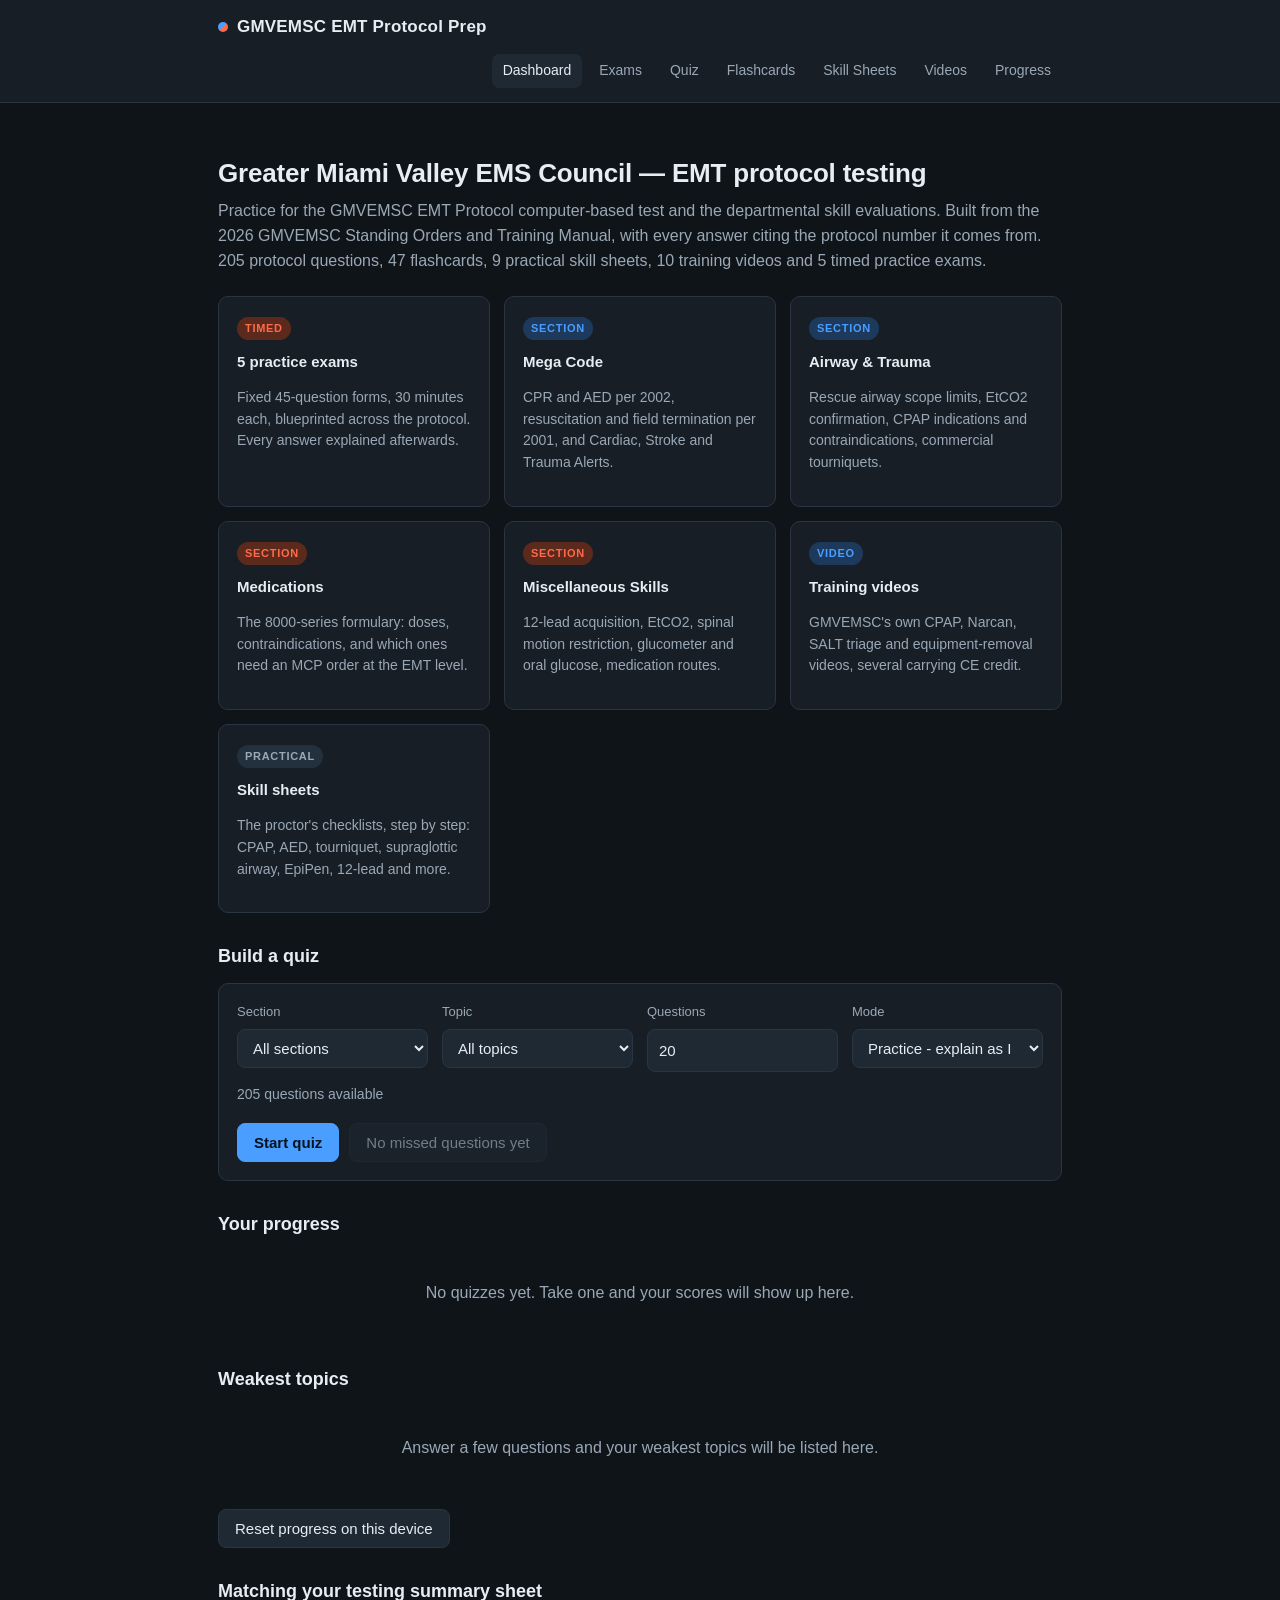
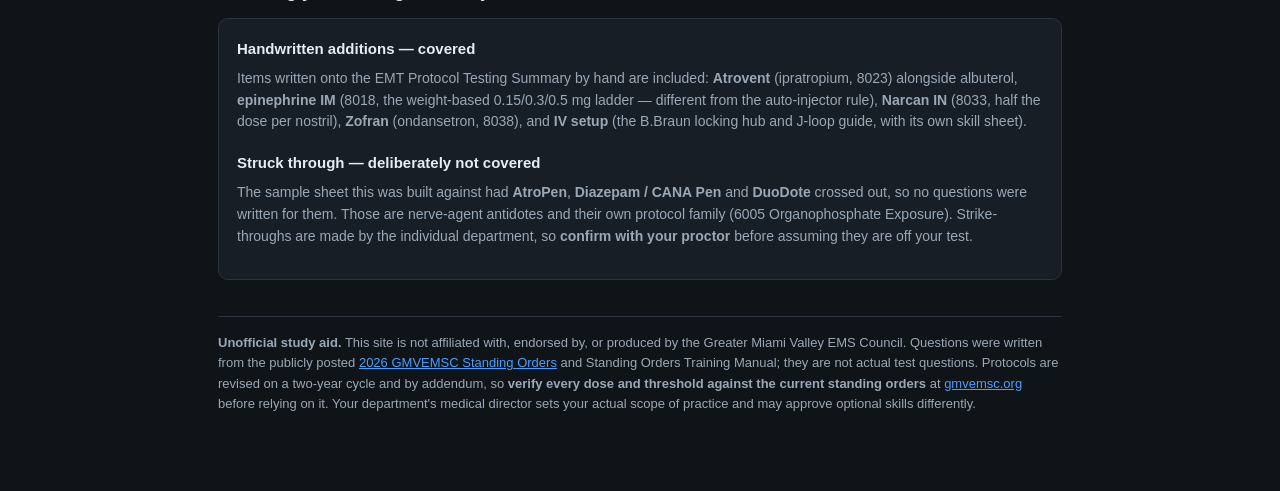
<file: index.html>
<!DOCTYPE html>
<html lang="en">
<head>
<meta charset="utf-8">
<meta name="viewport" content="width=device-width, initial-scale=1">
<title>GMVEMSC EMT Protocol Prep</title>
<link rel="stylesheet" href="css/styles.css">
</head>
<body>

<header class="site">
  <div class="wrap">
    <a class="brand" href="index.html"><span class="dot"></span> GMVEMSC EMT Protocol Prep</a>
    <nav class="site">
      <a href="index.html" class="active">Dashboard</a>
      <a href="exams.html">Exams</a>
      <a href="quiz.html?section=all&amp;mode=practice&amp;count=20">Quiz</a>
      <a href="flashcards.html">Flashcards</a>
      <a href="skills.html">Skill Sheets</a>
      <a href="videos.html">Videos</a>
      <a href="progress.html">Progress</a>
    </nav>
  </div>
</header>

<main class="wrap">

  <h1>Greater Miami Valley EMS Council &mdash; EMT protocol testing</h1>
  <p class="sub">Practice for the GMVEMSC EMT Protocol computer-based test and the departmental skill
    evaluations. Built from the 2026 GMVEMSC Standing Orders and Training Manual, with every answer
    citing the protocol number it comes from. <span id="bank-count"></span>.</p>

  <div class="grid">
    <a class="card" href="exams.html">
      <span class="tag fire">Timed</span>
      <h3>5 practice exams</h3>
      <p class="muted">Fixed 45-question forms, 30 minutes each, blueprinted across the protocol. Every answer explained afterwards.</p>
    </a>
    <a class="card" href="quiz.html?section=Mega%20Code&amp;mode=practice&amp;count=15">
      <span class="tag ems">Section</span>
      <h3>Mega Code</h3>
      <p class="muted">CPR and AED per 2002, resuscitation and field termination per 2001, and Cardiac, Stroke and Trauma Alerts.</p>
    </a>
    <a class="card" href="quiz.html?section=Airway%20%26%20Trauma&amp;mode=practice&amp;count=15">
      <span class="tag ems">Section</span>
      <h3>Airway &amp; Trauma</h3>
      <p class="muted">Rescue airway scope limits, EtCO2 confirmation, CPAP indications and contraindications, commercial tourniquets.</p>
    </a>
    <a class="card" href="quiz.html?section=Medications&amp;mode=practice&amp;count=15">
      <span class="tag fire">Section</span>
      <h3>Medications</h3>
      <p class="muted">The 8000-series formulary: doses, contraindications, and which ones need an MCP order at the EMT level.</p>
    </a>
    <a class="card" href="quiz.html?section=Miscellaneous%20Skills&amp;mode=practice&amp;count=15">
      <span class="tag fire">Section</span>
      <h3>Miscellaneous Skills</h3>
      <p class="muted">12-lead acquisition, EtCO2, spinal motion restriction, glucometer and oral glucose, medication routes.</p>
    </a>
    <a class="card" href="videos.html">
      <span class="tag ems">Video</span>
      <h3>Training videos</h3>
      <p class="muted">GMVEMSC's own CPAP, Narcan, SALT triage and equipment-removal videos, several carrying CE credit.</p>
    </a>
    <a class="card" href="skills.html">
      <span class="tag both">Practical</span>
      <h3>Skill sheets</h3>
      <p class="muted">The proctor's checklists, step by step: CPAP, AED, tourniquet, supraglottic airway, EpiPen, 12-lead and more.</p>
    </a>
  </div>

  <h2>Build a quiz</h2>
  <div class="card">
    <div class="controls">
      <div>
        <label class="field" for="section">Section</label>
        <select id="section">
          <option value="all">All sections</option>
          <option value="Mega Code">Mega Code</option>
          <option value="Airway &amp; Trauma">Airway &amp; Trauma</option>
          <option value="Medications">Medications</option>
          <option value="Miscellaneous Skills">Miscellaneous Skills</option>
        </select>
      </div>
      <div>
        <label class="field" for="domain">Topic</label>
        <select id="domain"></select>
      </div>
      <div>
        <label class="field" for="count">Questions</label>
        <input type="number" id="count" value="20" min="1" max="100">
      </div>
      <div>
        <label class="field" for="mode">Mode</label>
        <select id="mode">
          <option value="practice">Practice - explain as I go</option>
          <option value="exam">Timed exam - score at the end</option>
        </select>
      </div>
    </div>
    <p class="muted" id="available" style="margin:12px 0 0"></p>
    <div class="btn-row">
      <button class="btn primary" id="start" type="button">Start quiz</button>
      <button class="btn" id="drill-missed" type="button">Drill my missed questions</button>
    </div>
  </div>

  <h2>Your progress</h2>
  <div id="summary"></div>

  <h2>Weakest topics</h2>
  <div id="weak"></div>

  <div class="btn-row">
    <button class="btn" id="reset" type="button">Reset progress on this device</button>
  </div>

  <h2>Matching your testing summary sheet</h2>
  <div class="card">
    <h3>Handwritten additions &mdash; covered</h3>
    <p class="muted" style="margin-top:0">Items written onto the EMT Protocol Testing Summary by hand are
      included: <strong>Atrovent</strong> (ipratropium, 8023) alongside albuterol, <strong>epinephrine IM</strong>
      (8018, the weight-based 0.15/0.3/0.5&nbsp;mg ladder &mdash; different from the auto-injector rule),
      <strong>Narcan IN</strong> (8033, half the dose per nostril), <strong>Zofran</strong> (ondansetron, 8038),
      and <strong>IV setup</strong> (the B.Braun locking hub and J-loop guide, with its own skill sheet).</p>
    <h3 style="margin-top:18px">Struck through &mdash; deliberately not covered</h3>
    <p class="muted" style="margin-top:0">The sample sheet this was built against had <strong>AtroPen</strong>,
      <strong>Diazepam / CANA Pen</strong> and <strong>DuoDote</strong> crossed out, so no questions were written
      for them. Those are nerve-agent antidotes and their own protocol family (6005 Organophosphate Exposure).
      Strike-throughs are made by the individual department, so <strong>confirm with your proctor</strong> before
      assuming they are off your test.</p>
  </div>

  <p class="disclaimer">
    <strong>Unofficial study aid.</strong> This site is not affiliated with, endorsed by, or produced by the
    Greater Miami Valley EMS Council. Questions were written from the publicly posted
    <a href="https://gmvemsc.org/regional-protocol/">2026 GMVEMSC Standing Orders</a> and Standing Orders
    Training Manual; they are not actual test questions. Protocols are revised on a two-year cycle and by
    addendum, so <strong>verify every dose and threshold against the current standing orders</strong> at
    <a href="https://gmvemsc.org/regional-protocol/">gmvemsc.org</a> before relying on it. Your department's
    medical director sets your actual scope of practice and may approve optional skills differently.
  </p>

</main>

<script src="js/data/questions-general.js"></script>
<script src="js/data/questions-megacode.js"></script>
<script src="js/data/questions-skills.js"></script>
<script src="js/data/questions-trauma.js"></script>
<script src="js/data/questions-medical.js"></script>
<script src="js/data/questions-meds.js"></script>
<script src="js/data/flashcards.js"></script>
<script src="js/data/skillsheets.js"></script>
<script src="js/data/videos.js"></script>
<script src="js/data/exams.js"></script>
<script src="js/store.js"></script>
<script src="js/home.js"></script>
</body>
</html>
</file>
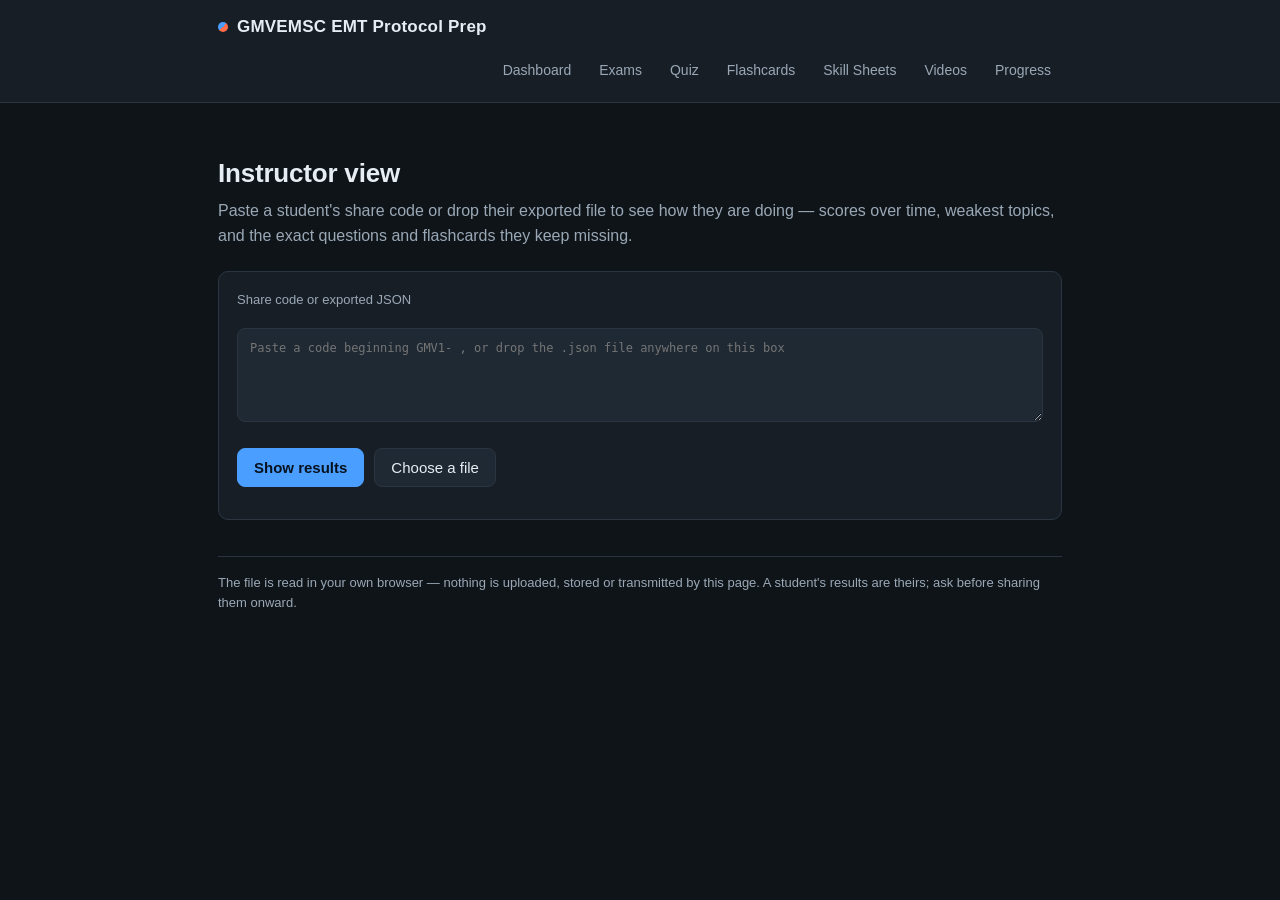
<file: coach.html>
<!DOCTYPE html>
<html lang="en">
<head>
<meta charset="utf-8">
<meta name="viewport" content="width=device-width, initial-scale=1">
<title>Instructor View - GMVEMSC EMT Protocol Prep</title>
<link rel="stylesheet" href="css/styles.css">
</head>
<body>

<header class="site">
  <div class="wrap">
    <a class="brand" href="index.html"><span class="dot"></span> GMVEMSC EMT Protocol Prep</a>
    <nav class="site">
      <a href="index.html">Dashboard</a>
      <a href="exams.html">Exams</a>
      <a href="quiz.html?section=all&amp;mode=practice&amp;count=20">Quiz</a>
      <a href="flashcards.html">Flashcards</a>
      <a href="skills.html">Skill Sheets</a>
      <a href="videos.html">Videos</a>
      <a href="progress.html">Progress</a>
    </nav>
  </div>
</header>

<main class="wrap">
  <h1>Instructor view</h1>
  <p class="sub">Paste a student's share code or drop their exported file to see how they are doing
    &mdash; scores over time, weakest topics, and the exact questions and flashcards they keep missing.</p>

  <div class="card" id="drop">
    <label class="field" for="paste">Share code or exported JSON</label>
    <textarea id="paste" class="share-box" rows="4" placeholder="Paste a code beginning GMV1- , or drop the .json file anywhere on this box"></textarea>
    <div class="btn-row">
      <button class="btn primary" id="load" type="button">Show results</button>
      <button class="btn" id="pick" type="button">Choose a file</button>
      <input type="file" id="file" accept=".json,application/json,text/plain" hidden>
    </div>
    <p class="muted" id="status"></p>
  </div>

  <div id="heading" hidden>
    <h2 id="who"></h2>
    <p class="muted" id="when"></p>
  </div>

  <div id="report"></div>

  <p class="disclaimer">
    The file is read in your own browser &mdash; nothing is uploaded, stored or transmitted by this page.
    A student's results are theirs; ask before sharing them onward.
  </p>
</main>

<script src="js/data/questions-general.js"></script>
<script src="js/data/questions-megacode.js"></script>
<script src="js/data/questions-skills.js"></script>
<script src="js/data/questions-trauma.js"></script>
<script src="js/data/questions-medical.js"></script>
<script src="js/data/questions-meds.js"></script>
<script src="js/data/flashcards.js"></script>
<script src="js/data/skillsheets.js"></script>
<script src="js/data/videos.js"></script>
<script src="js/data/exams.js"></script>
<script src="js/store.js"></script>
<script src="js/report.js"></script>
<script src="js/coach.js"></script>
</body>
</html>
</file>
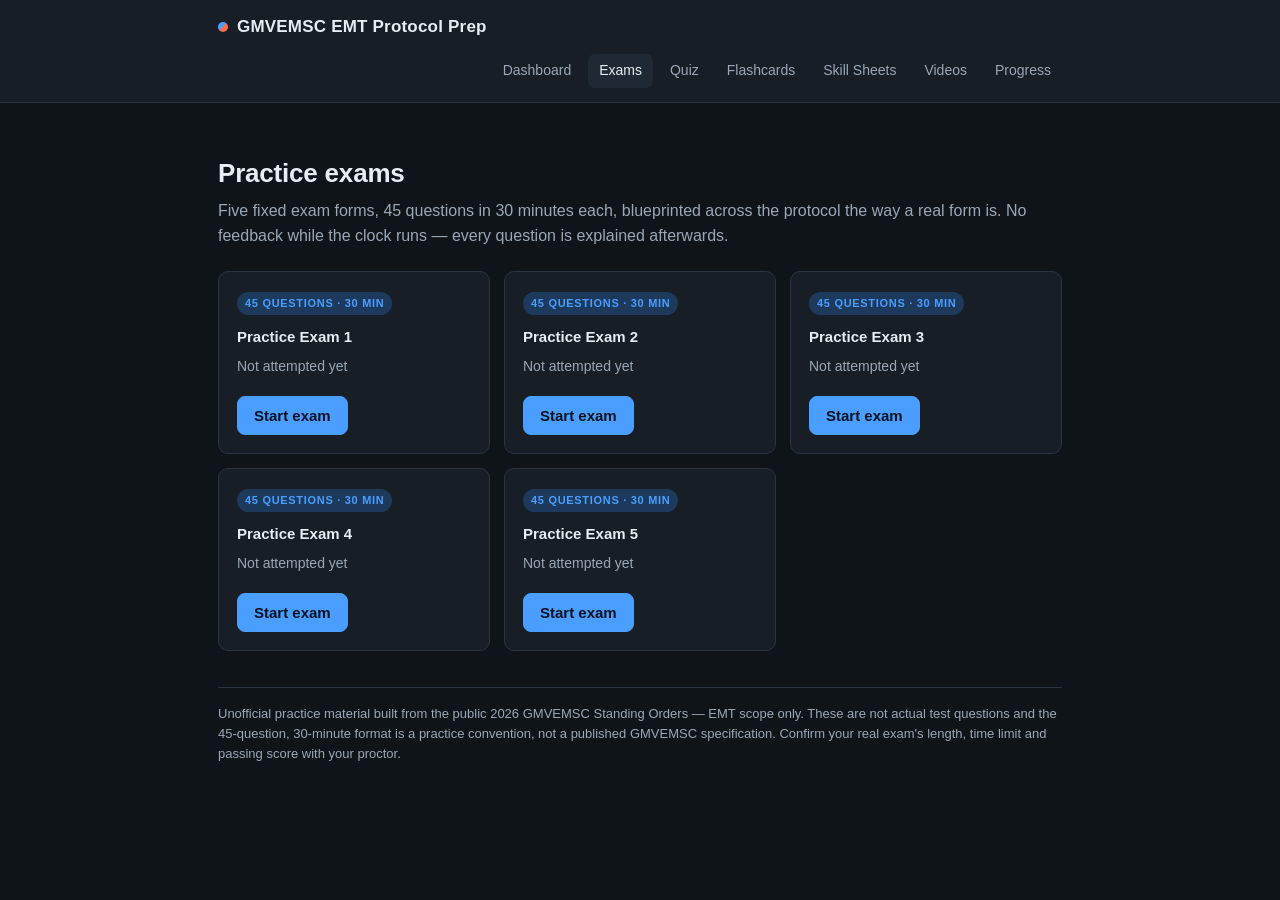
<file: exams.html>
<!DOCTYPE html>
<html lang="en">
<head>
<meta charset="utf-8">
<meta name="viewport" content="width=device-width, initial-scale=1">
<title>Practice Exams - GMVEMSC EMT Protocol Prep</title>
<link rel="stylesheet" href="css/styles.css">
</head>
<body>

<header class="site">
  <div class="wrap">
    <a class="brand" href="index.html"><span class="dot"></span> GMVEMSC EMT Protocol Prep</a>
    <nav class="site">
      <a href="index.html">Dashboard</a>
      <a href="exams.html" class="active">Exams</a>
      <a href="quiz.html?section=all&amp;mode=practice&amp;count=20">Quiz</a>
      <a href="flashcards.html">Flashcards</a>
      <a href="skills.html">Skill Sheets</a>
      <a href="videos.html">Videos</a>
      <a href="progress.html">Progress</a>
    </nav>
  </div>
</header>

<main class="wrap">
  <div id="intro">
    <h1>Practice exams</h1>
    <p class="sub">Five fixed exam forms, 45 questions in 30 minutes each, blueprinted across the
      protocol the way a real form is. No feedback while the clock runs &mdash; every question is
      explained afterwards.</p>
  </div>

  <div id="exam-list"></div>

  <!-- exam in progress -->
  <div id="runner" hidden>
    <div class="quizbar">
      <span id="exam-title"></span>
      <span class="spacer"></span>
      <span id="qcount"></span>
      <span class="muted" id="answered"></span>
      <span id="clock" class="num"></span>
    </div>
    <div class="progress"><span id="progress-fill" style="width:0"></span></div>

    <div id="qbody"></div>

    <div class="btn-row">
      <button class="btn" id="prev" type="button">Previous</button>
      <button class="btn" id="next" type="button">Next</button>
      <button class="btn primary" id="submit" type="button">Submit exam</button>
    </div>

    <h3 style="margin-top:22px">Jump to a question</h3>
    <div id="qgrid" class="qgrid"></div>
  </div>

  <div id="results" hidden></div>

  <p class="disclaimer">
    Unofficial practice material built from the public 2026 GMVEMSC Standing Orders &mdash; EMT scope
    only. These are not actual test questions and the 45-question, 30-minute format is a practice
    convention, not a published GMVEMSC specification. Confirm your real exam's length, time limit and
    passing score with your proctor.
  </p>
</main>

<script src="js/data/questions-general.js"></script>
<script src="js/data/questions-megacode.js"></script>
<script src="js/data/questions-skills.js"></script>
<script src="js/data/questions-trauma.js"></script>
<script src="js/data/questions-medical.js"></script>
<script src="js/data/questions-meds.js"></script>
<script src="js/data/flashcards.js"></script>
<script src="js/data/skillsheets.js"></script>
<script src="js/data/videos.js"></script>
<script src="js/data/exams.js"></script>
<script src="js/store.js"></script>
<script src="js/report.js"></script>
<script src="js/exam.js"></script>
</body>
</html>
</file>
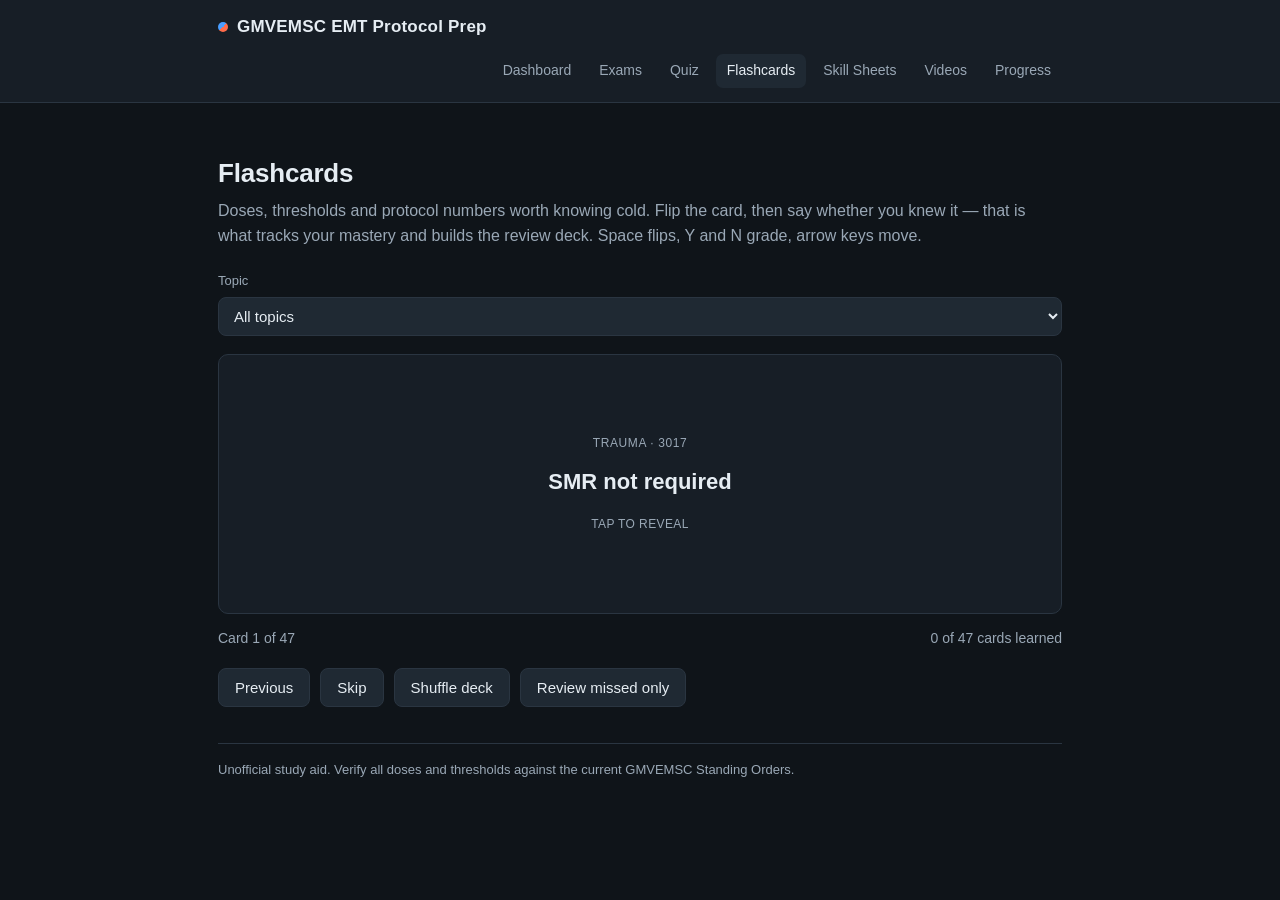
<file: flashcards.html>
<!DOCTYPE html>
<html lang="en">
<head>
<meta charset="utf-8">
<meta name="viewport" content="width=device-width, initial-scale=1">
<title>Flashcards - GMVEMSC EMT Protocol Prep</title>
<link rel="stylesheet" href="css/styles.css">
</head>
<body>

<header class="site">
  <div class="wrap">
    <a class="brand" href="index.html"><span class="dot"></span> GMVEMSC EMT Protocol Prep</a>
    <nav class="site">
      <a href="index.html">Dashboard</a>
      <a href="exams.html">Exams</a>
      <a href="quiz.html?section=all&amp;mode=practice&amp;count=20">Quiz</a>
      <a href="flashcards.html" class="active">Flashcards</a>
      <a href="skills.html">Skill Sheets</a>
      <a href="videos.html">Videos</a>
      <a href="progress.html">Progress</a>
    </nav>
  </div>
</header>

<main class="wrap">
  <h1>Flashcards</h1>
  <p class="sub">Doses, thresholds and protocol numbers worth knowing cold. Flip the card, then say
    whether you knew it &mdash; that is what tracks your mastery and builds the review deck.
    Space flips, Y and N grade, arrow keys move.</p>

  <div class="controls" style="margin-bottom:18px">
    <div>
      <label class="field" for="card-topic">Topic</label>
      <select id="card-topic"></select>
    </div>
  </div>

  <div class="flashcard" id="flashcard"></div>

  <div class="btn-row" id="grade-row" hidden>
    <button class="btn good" id="grade-got" type="button">I knew it</button>
    <button class="btn bad" id="grade-miss" type="button">Need review</button>
  </div>

  <div class="quizbar" style="margin-top:14px">
    <span class="muted" id="card-position"></span>
    <span class="spacer"></span>
    <span class="muted" id="deck-status"></span>
  </div>

  <div class="btn-row">
    <button class="btn" id="card-prev" type="button">Previous</button>
    <button class="btn" id="card-next" type="button">Skip</button>
    <button class="btn" id="card-shuffle" type="button">Shuffle deck</button>
    <button class="btn" id="card-review" type="button">Review missed only</button>
  </div>

  <p class="disclaimer">
    Unofficial study aid. Verify all doses and thresholds against the current GMVEMSC Standing Orders.
  </p>
</main>

<script src="js/data/questions-general.js"></script>
<script src="js/data/questions-megacode.js"></script>
<script src="js/data/questions-skills.js"></script>
<script src="js/data/questions-trauma.js"></script>
<script src="js/data/questions-medical.js"></script>
<script src="js/data/questions-meds.js"></script>
<script src="js/data/flashcards.js"></script>
<script src="js/data/skillsheets.js"></script>
<script src="js/data/exams.js"></script>
<script src="js/store.js"></script>
<script src="js/report.js"></script>
<script src="js/cards.js"></script>
</body>
</html>
</file>
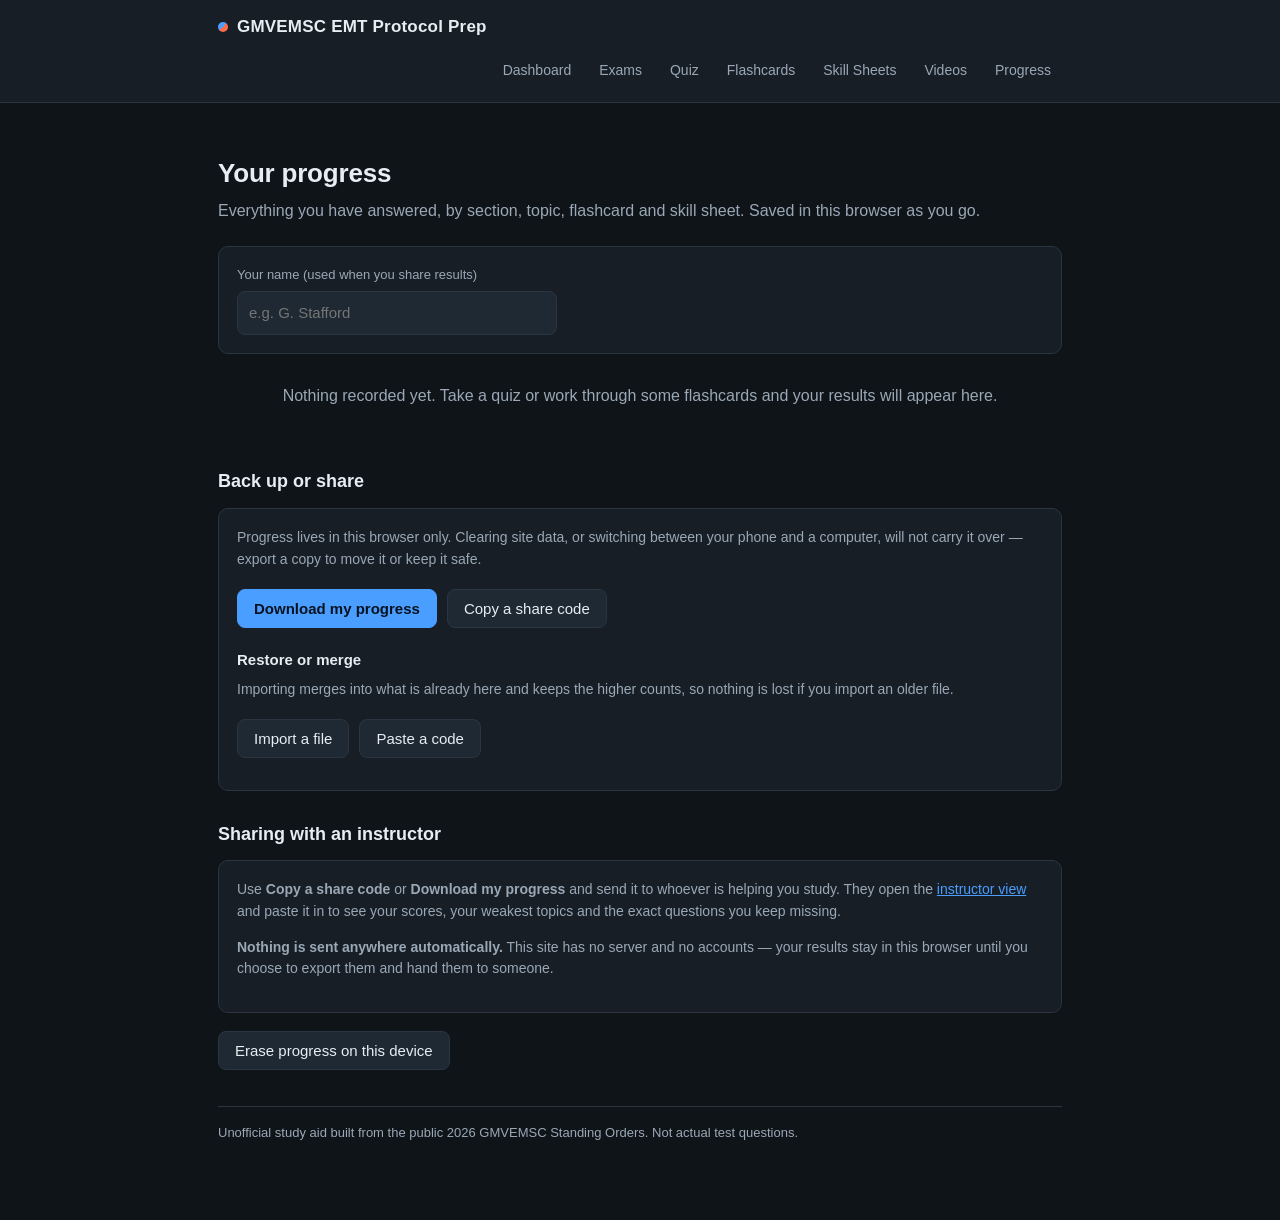
<file: progress.html>
<!DOCTYPE html>
<html lang="en">
<head>
<meta charset="utf-8">
<meta name="viewport" content="width=device-width, initial-scale=1">
<title>Progress - GMVEMSC EMT Protocol Prep</title>
<link rel="stylesheet" href="css/styles.css">
</head>
<body>

<header class="site">
  <div class="wrap">
    <a class="brand" href="index.html"><span class="dot"></span> GMVEMSC EMT Protocol Prep</a>
    <nav class="site">
      <a href="index.html">Dashboard</a>
      <a href="exams.html">Exams</a>
      <a href="quiz.html?section=all&amp;mode=practice&amp;count=20">Quiz</a>
      <a href="flashcards.html">Flashcards</a>
      <a href="skills.html">Skill Sheets</a>
      <a href="videos.html">Videos</a>
      <a href="progress.html">Progress</a>
    </nav>
  </div>
</header>

<main class="wrap">
  <h1>Your progress</h1>
  <p class="sub">Everything you have answered, by section, topic, flashcard and skill sheet.
    Saved in this browser as you go.</p>

  <div class="card">
    <label class="field" for="student-name">Your name (used when you share results)</label>
    <input type="text" id="student-name" placeholder="e.g. G. Stafford" style="max-width:320px">
  </div>

  <div id="report"></div>

  <h2>Back up or share</h2>
  <div class="card">
    <p class="muted" style="margin-top:0">Progress lives in this browser only. Clearing site data, or
      switching between your phone and a computer, will not carry it over &mdash; export a copy to move
      it or keep it safe.</p>
    <div class="btn-row">
      <button class="btn primary" id="export-file" type="button">Download my progress</button>
      <button class="btn" id="export-code" type="button">Copy a share code</button>
    </div>
    <textarea id="share-box" class="share-box" rows="3" readonly hidden></textarea>
    <p class="muted" id="copy-status"></p>

    <h3 style="margin-top:20px">Restore or merge</h3>
    <p class="muted" style="margin-top:0">Importing merges into what is already here and keeps the higher
      counts, so nothing is lost if you import an older file.</p>
    <div class="btn-row">
      <button class="btn" id="import-btn" type="button">Import a file</button>
      <button class="btn" id="import-code-btn" type="button">Paste a code</button>
      <input type="file" id="import-file" accept=".json,application/json,text/plain" hidden>
    </div>
    <p class="muted" id="import-status"></p>
  </div>

  <h2>Sharing with an instructor</h2>
  <div class="card">
    <p class="muted" style="margin-top:0">Use <strong>Copy a share code</strong> or
      <strong>Download my progress</strong> and send it to whoever is helping you study. They open the
      <a href="coach.html">instructor view</a> and paste it in to see your scores, your weakest topics
      and the exact questions you keep missing.</p>
    <p class="muted"><strong>Nothing is sent anywhere automatically.</strong> This site has no server and
      no accounts &mdash; your results stay in this browser until you choose to export them and hand
      them to someone.</p>
  </div>

  <div class="btn-row">
    <button class="btn" id="reset" type="button">Erase progress on this device</button>
  </div>

  <p class="disclaimer">
    Unofficial study aid built from the public 2026 GMVEMSC Standing Orders. Not actual test questions.
  </p>
</main>

<script src="js/data/questions-general.js"></script>
<script src="js/data/questions-megacode.js"></script>
<script src="js/data/questions-skills.js"></script>
<script src="js/data/questions-trauma.js"></script>
<script src="js/data/questions-medical.js"></script>
<script src="js/data/questions-meds.js"></script>
<script src="js/data/flashcards.js"></script>
<script src="js/data/skillsheets.js"></script>
<script src="js/data/videos.js"></script>
<script src="js/data/exams.js"></script>
<script src="js/store.js"></script>
<script src="js/report.js"></script>
<script src="js/progress.js"></script>
</body>
</html>
</file>
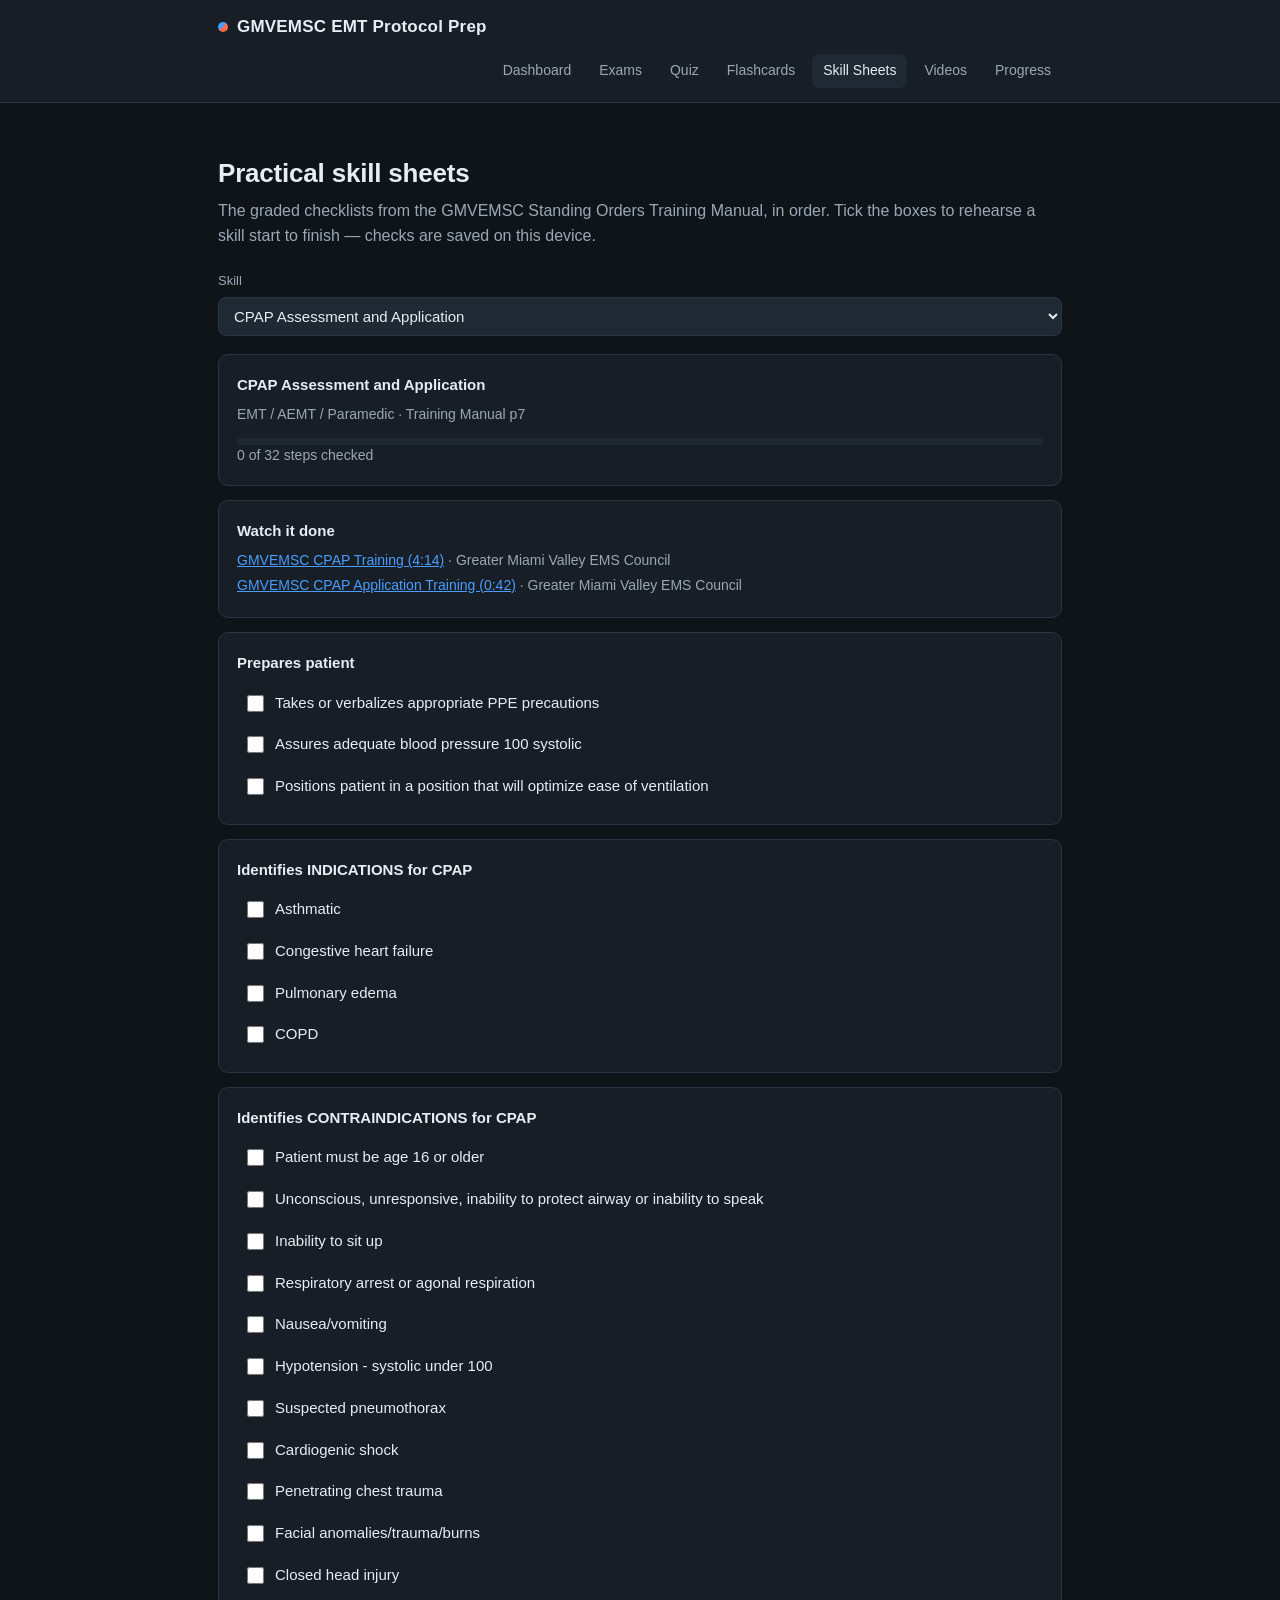
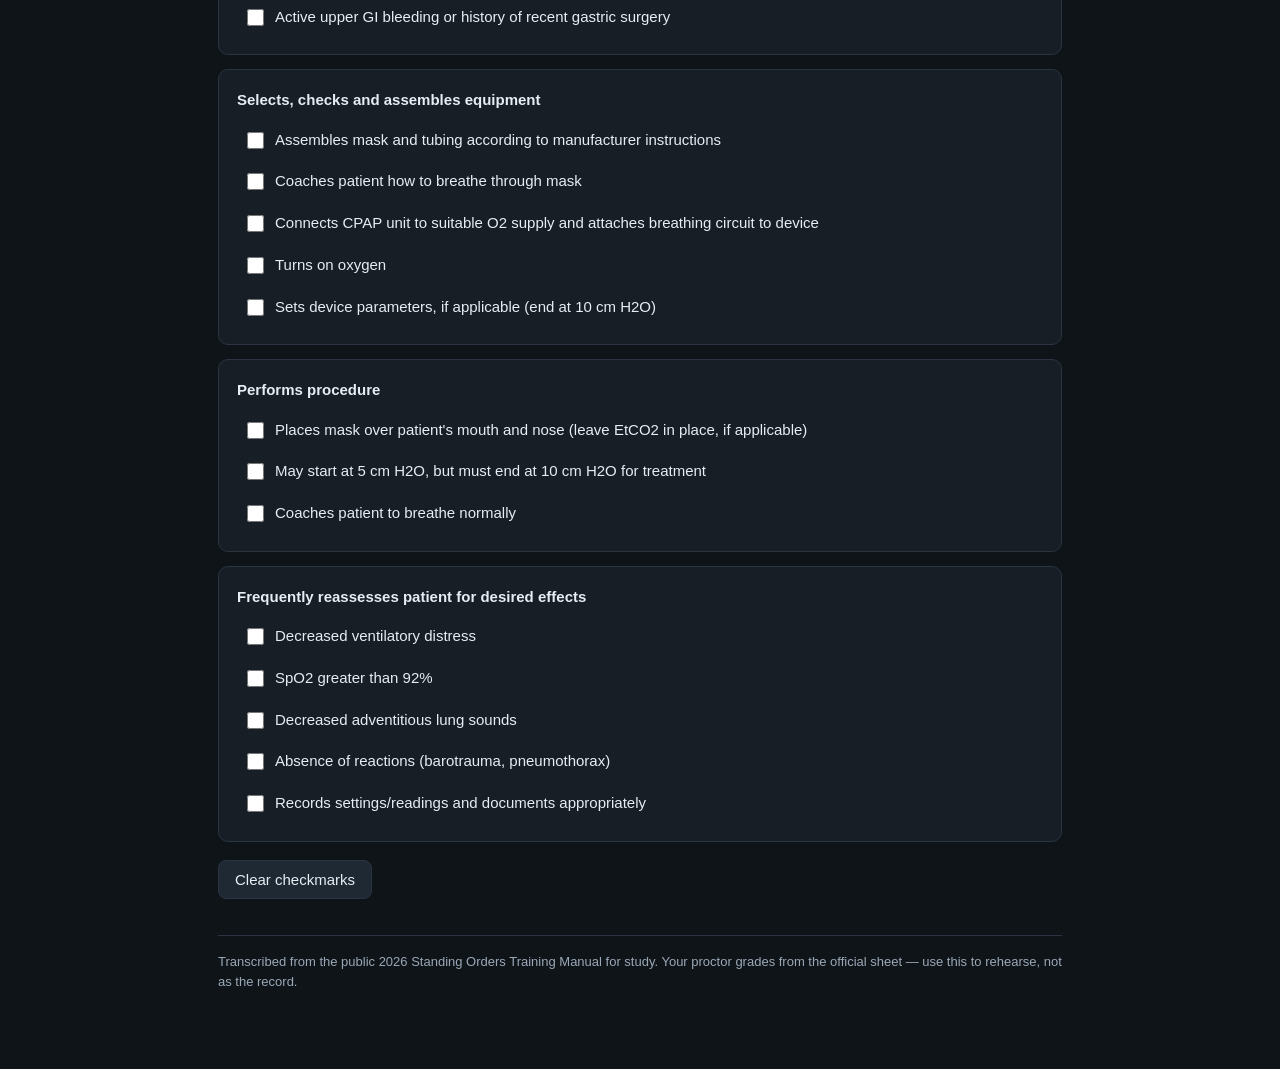
<file: skills.html>
<!DOCTYPE html>
<html lang="en">
<head>
<meta charset="utf-8">
<meta name="viewport" content="width=device-width, initial-scale=1">
<title>Skill Sheets - GMVEMSC EMT Protocol Prep</title>
<link rel="stylesheet" href="css/styles.css">
</head>
<body>

<header class="site">
  <div class="wrap">
    <a class="brand" href="index.html"><span class="dot"></span> GMVEMSC EMT Protocol Prep</a>
    <nav class="site">
      <a href="index.html">Dashboard</a>
      <a href="exams.html">Exams</a>
      <a href="quiz.html?section=all&amp;mode=practice&amp;count=20">Quiz</a>
      <a href="flashcards.html">Flashcards</a>
      <a href="skills.html" class="active">Skill Sheets</a>
      <a href="videos.html">Videos</a>
      <a href="progress.html">Progress</a>
    </nav>
  </div>
</header>

<main class="wrap">
  <h1>Practical skill sheets</h1>
  <p class="sub">The graded checklists from the GMVEMSC Standing Orders Training Manual, in order.
    Tick the boxes to rehearse a skill start to finish &mdash; checks are saved on this device.</p>

  <div class="controls" style="margin-bottom:18px">
    <div>
      <label class="field" for="sheet-pick">Skill</label>
      <select id="sheet-pick"></select>
    </div>
  </div>

  <div id="sheet"></div>

  <div class="btn-row">
    <button class="btn" id="sheet-clear" type="button">Clear checkmarks</button>
  </div>

  <p class="disclaimer">
    Transcribed from the public 2026 Standing Orders Training Manual for study. Your proctor grades from the
    official sheet &mdash; use this to rehearse, not as the record.
  </p>
</main>

<script src="js/data/questions-general.js"></script>
<script src="js/data/questions-megacode.js"></script>
<script src="js/data/questions-skills.js"></script>
<script src="js/data/questions-trauma.js"></script>
<script src="js/data/questions-medical.js"></script>
<script src="js/data/questions-meds.js"></script>
<script src="js/data/flashcards.js"></script>
<script src="js/data/skillsheets.js"></script>
<script src="js/data/videos.js"></script>
<script src="js/data/exams.js"></script>
<script src="js/store.js"></script>
<script src="js/sheets.js"></script>
</body>
</html>
</file>
<file: css/styles.css>
/* ems-fire-exam-prep - shared styles */

:root {
  --bg: #0f1419;
  --bg-raised: #171e26;
  --bg-input: #1f2933;
  --border: #2a3541;
  --text: #e6edf3;
  --text-dim: #9aa8b6;
  --ems: #4a9eff;
  --ems-dim: #1d3a5c;
  --fire: #ff6b4a;
  --fire-dim: #5c2a1d;
  --good: #3fb950;
  --good-dim: #16301c;
  --bad: #f85149;
  --bad-dim: #3d1a19;
  --warn: #d9a441;
  --radius: 10px;
  --maxw: 880px;
}

* { box-sizing: border-box; }

/* A class that sets `display` outranks the browser's [hidden] rule, so
   `hidden` on anything carrying one (e.g. .btn-row) would otherwise show. */
[hidden] { display: none !important; }

body {
  margin: 0;
  background: var(--bg);
  color: var(--text);
  font: 16px/1.55 -apple-system, BlinkMacSystemFont, "Segoe UI", Roboto, Helvetica, Arial, sans-serif;
  -webkit-text-size-adjust: 100%;
}

.wrap {
  max-width: var(--maxw);
  margin: 0 auto;
  padding: 24px 18px 64px;
}

a { color: var(--ems); }

/* ---------- header ---------- */
header.site {
  border-bottom: 1px solid var(--border);
  background: var(--bg-raised);
}
header.site .wrap {
  padding: 14px 18px;
  display: flex;
  align-items: center;
  gap: 14px;
  flex-wrap: wrap;
}
.brand {
  font-weight: 700;
  font-size: 17px;
  letter-spacing: .2px;
  text-decoration: none;
  color: var(--text);
  display: flex;
  align-items: center;
  gap: 9px;
}
.brand .dot {
  width: 10px; height: 10px; border-radius: 50%;
  background: linear-gradient(135deg, var(--ems) 0 50%, var(--fire) 50% 100%);
}
nav.site { margin-left: auto; display: flex; gap: 6px; flex-wrap: wrap; }
nav.site a {
  color: var(--text-dim);
  text-decoration: none;
  padding: 6px 11px;
  border-radius: 7px;
  font-size: 14px;
}
nav.site a:hover { background: var(--bg-input); color: var(--text); }
nav.site a.active { background: var(--bg-input); color: var(--text); }

/* ---------- type ---------- */
h1 { font-size: 26px; margin: 26px 0 6px; letter-spacing: -.2px; }
h2 { font-size: 18px; margin: 30px 0 12px; }
h3 { font-size: 15px; margin: 0 0 8px; }
.sub { color: var(--text-dim); margin: 0 0 22px; }
.muted { color: var(--text-dim); font-size: 14px; }

/* ---------- cards & grid ---------- */
.grid { display: grid; gap: 14px; grid-template-columns: repeat(auto-fit, minmax(230px, 1fr)); }

.card {
  background: var(--bg-raised);
  border: 1px solid var(--border);
  border-radius: var(--radius);
  padding: 18px;
}
a.card { text-decoration: none; color: inherit; display: block; transition: border-color .12s, transform .12s; }
a.card:hover { border-color: #3d4b5a; transform: translateY(-1px); }
.card .tag {
  display: inline-block;
  font-size: 11px;
  font-weight: 700;
  letter-spacing: .7px;
  text-transform: uppercase;
  padding: 3px 8px;
  border-radius: 20px;
  margin-bottom: 10px;
}
.tag.ems { background: var(--ems-dim); color: var(--ems); }
.tag.fire { background: var(--fire-dim); color: var(--fire); }
.tag.both { background: #23303d; color: var(--text-dim); }

/* ---------- buttons ---------- */
.btn {
  display: inline-block;
  background: var(--bg-input);
  color: var(--text);
  border: 1px solid var(--border);
  border-radius: 8px;
  padding: 10px 16px;
  font-size: 15px;
  font-family: inherit;
  cursor: pointer;
  text-decoration: none;
  transition: background .12s, border-color .12s;
}
.btn:hover:not(:disabled) { background: #26313d; border-color: #3d4b5a; }
.btn:disabled { opacity: .45; cursor: not-allowed; }
.btn.primary { background: var(--ems); border-color: var(--ems); color: #06121f; font-weight: 600; }
.btn.primary:hover:not(:disabled) { background: #63adff; border-color: #63adff; }
.btn.fire { background: var(--fire); border-color: var(--fire); color: #1f0a05; font-weight: 600; }
.btn.fire:hover:not(:disabled) { background: #ff8467; border-color: #ff8467; }
.btn-row { display: flex; gap: 10px; flex-wrap: wrap; margin-top: 18px; }

/* ---------- form controls ---------- */
.controls { display: grid; gap: 14px; grid-template-columns: repeat(auto-fit, minmax(180px, 1fr)); }
label.field { display: block; font-size: 13px; color: var(--text-dim); margin-bottom: 6px; }
select, input[type="number"] {
  width: 100%;
  background: var(--bg-input);
  color: var(--text);
  border: 1px solid var(--border);
  border-radius: 8px;
  padding: 9px 11px;
  font: inherit;
  font-size: 15px;
}
select:focus, input:focus { outline: 2px solid var(--ems); outline-offset: 1px; }

/* ---------- quiz ---------- */
.quizbar {
  display: flex;
  align-items: center;
  gap: 14px;
  flex-wrap: wrap;
  margin-bottom: 14px;
  font-size: 14px;
  color: var(--text-dim);
}
.quizbar .spacer { margin-left: auto; }
#timer.low { color: var(--bad); font-weight: 700; }

.progress {
  height: 5px;
  background: var(--bg-input);
  border-radius: 4px;
  overflow: hidden;
  margin-bottom: 20px;
}
.progress > span { display: block; height: 100%; background: var(--ems); transition: width .25s; }

.qtext { font-size: 19px; line-height: 1.45; margin: 4px 0 18px; }

.choices { display: grid; gap: 9px; }
.choice {
  display: flex;
  gap: 12px;
  align-items: flex-start;
  width: 100%;
  text-align: left;
  background: var(--bg-raised);
  border: 1px solid var(--border);
  border-radius: 9px;
  padding: 13px 15px;
  color: var(--text);
  font: inherit;
  cursor: pointer;
  transition: background .1s, border-color .1s;
}
.choice:hover:not(:disabled) { border-color: #4a5b6d; background: #1c242e; }
.choice:disabled { cursor: default; }
.choice .key {
  flex: 0 0 24px;
  height: 24px;
  border-radius: 6px;
  background: var(--bg-input);
  display: grid;
  place-items: center;
  font-size: 13px;
  font-weight: 700;
  color: var(--text-dim);
}
.choice.correct { border-color: var(--good); background: var(--good-dim); }
.choice.correct .key { background: var(--good); color: #062109; }
.choice.wrong { border-color: var(--bad); background: var(--bad-dim); }
.choice.wrong .key { background: var(--bad); color: #2b0806; }
.choice.picked { border-color: var(--ems); }

.explain {
  margin-top: 16px;
  border-left: 3px solid var(--border);
  background: var(--bg-raised);
  border-radius: 0 9px 9px 0;
  padding: 13px 16px;
}
.explain.right { border-left-color: var(--good); }
.explain.wrong { border-left-color: var(--bad); }
.explain .verdict { font-weight: 700; margin-bottom: 5px; }
.explain.right .verdict { color: var(--good); }
.explain.wrong .verdict { color: var(--bad); }

/* ---------- results ---------- */
.score {
  text-align: center;
  padding: 26px 18px;
  background: var(--bg-raised);
  border: 1px solid var(--border);
  border-radius: var(--radius);
}
.score .big { font-size: 52px; font-weight: 800; line-height: 1; letter-spacing: -1px; }
.score .big.pass { color: var(--good); }
.score .big.fail { color: var(--bad); }
.score .verdict-line { margin-top: 8px; color: var(--text-dim); }

.bars { display: grid; gap: 11px; }
.bar-row { display: grid; grid-template-columns: 1fr auto; gap: 4px 12px; align-items: center; font-size: 14px; }
.bar-track { grid-column: 1 / -1; height: 7px; background: var(--bg-input); border-radius: 4px; overflow: hidden; }
.bar-fill { height: 100%; border-radius: 4px; }

.review-item { border-top: 1px solid var(--border); padding: 16px 0; }
.review-item:first-child { border-top: 0; }
.review-q { font-weight: 600; margin-bottom: 8px; }
.review-line { font-size: 14px; margin: 3px 0; }
.review-line .lbl { color: var(--text-dim); }
.txt-good { color: var(--good); }
.txt-bad { color: var(--bad); }

/* ---------- flashcards ---------- */
.flashcard {
  min-height: 260px;
  display: grid;
  place-items: center;
  text-align: center;
  padding: 34px 26px;
  cursor: pointer;
  background: var(--bg-raised);
  border: 1px solid var(--border);
  border-radius: var(--radius);
  user-select: none;
}
.flashcard .front { font-size: 22px; font-weight: 600; line-height: 1.4; }
.flashcard .back { font-size: 17px; line-height: 1.7; color: var(--text); }
.flashcard .hint { margin-top: 18px; font-size: 12px; color: var(--text-dim); letter-spacing: .4px; text-transform: uppercase; }
.flashcard .topic { font-size: 12px; color: var(--text-dim); letter-spacing: .6px; text-transform: uppercase; margin-bottom: 14px; }

/* ---------- stats ---------- */
table.stats { width: 100%; border-collapse: collapse; font-size: 14px; }
table.stats th, table.stats td { text-align: left; padding: 9px 10px; border-bottom: 1px solid var(--border); }
table.stats th { color: var(--text-dim); font-weight: 600; font-size: 13px; }
table.stats td.num, table.stats th.num { text-align: right; }

.empty { color: var(--text-dim); text-align: center; padding: 30px 12px; }

.disclaimer {
  margin-top: 36px;
  font-size: 13px;
  color: var(--text-dim);
  border-top: 1px solid var(--border);
  padding-top: 16px;
}

@media (max-width: 520px) {
  h1 { font-size: 22px; }
  .qtext { font-size: 17px; }
  .score .big { font-size: 42px; }
  .flashcard .front { font-size: 19px; }
}

/* ---------- skill sheets ---------- */
.checklist { display: grid; gap: 2px; }
.check-row {
  display: flex;
  gap: 11px;
  align-items: flex-start;
  padding: 9px 10px;
  border-radius: 7px;
  cursor: pointer;
  font-size: 15px;
  line-height: 1.45;
}
.check-row:hover { background: var(--bg-input); }
.check-row input {
  flex: 0 0 auto;
  margin: 3px 0 0;
  width: 17px;
  height: 17px;
  accent-color: var(--good);
  cursor: pointer;
}
.check-row.done > span { color: var(--text-dim); text-decoration: line-through; }

/* ---------- videos ---------- */
.video-card { margin-bottom: 16px; }
.video-holder {
  position: relative;
  margin: 14px 0 12px;
  aspect-ratio: 16 / 9;
  max-width: 100%;
  background: #000;
  border-radius: 9px;
  overflow: hidden;
}
.video-holder iframe { width: 100%; height: 100%; border: 0; display: block; }
.video-poster {
  width: 100%;
  height: 100%;
  padding: 0;
  border: 0;
  background: #000;
  cursor: pointer;
  display: block;
  position: relative;
}
.video-poster img { width: 100%; height: 100%; object-fit: cover; display: block; opacity: .82; transition: opacity .15s; }
.video-poster:hover img { opacity: 1; }
.play-badge {
  position: absolute;
  top: 50%; left: 50%;
  transform: translate(-50%, -50%);
  width: 62px; height: 62px;
  border-radius: 50%;
  background: rgba(15, 20, 25, .82);
  border: 2px solid rgba(255,255,255,.85);
  color: #fff;
  font-size: 22px;
  display: grid;
  place-items: center;
  padding-left: 4px;
}
.video-poster:hover .play-badge { background: var(--fire); border-color: var(--fire); color: #1f0a05; }
ul.gaps { margin: 0; padding-left: 20px; color: var(--text-dim); font-size: 14px; line-height: 1.8; }
.poster-note {
  position: absolute;
  left: 50%;
  top: calc(50% + 46px);
  transform: translateX(-50%);
  font-size: 13px;
  letter-spacing: .3px;
  color: var(--text-dim);
  white-space: nowrap;
}
.video-holder.blocked .play-badge { background: var(--fire); border-color: var(--fire); color: #1f0a05; }

/* ---------- progress & reporting ---------- */
.num { font-variant-numeric: tabular-nums; }

.card.stat { display: flex; flex-direction: column; gap: 2px; }
.stat-value { font-size: 30px; font-weight: 700; line-height: 1.15; letter-spacing: -.4px; }

/* Quiz score history: one thin column per attempt, anchored to a baseline. */
.history {
  display: flex;
  align-items: flex-end;
  justify-content: flex-start;
  gap: 5px;
  height: 108px;
  padding-top: 18px;
  border-bottom: 1px solid var(--border);
  margin-bottom: 8px;
}
/* Cap the width so two or three attempts read as columns, not slabs. */
.hcol-wrap { flex: 1 1 0; min-width: 8px; max-width: 52px; height: 100%; display: flex; align-items: flex-end; position: relative; }
.hcol { width: 100%; border-radius: 4px 4px 0 0; min-height: 2px; }
.hcol-label {
  position: absolute;
  top: -18px;
  right: 0;
  font-size: 12px;
  color: var(--text-dim);
  white-space: nowrap;
}

.btn.good { background: var(--good); border-color: var(--good); color: #062109; font-weight: 600; }
.btn.good:hover:not(:disabled) { background: #4fd162; border-color: #4fd162; }
.btn.bad { background: var(--bad-dim); border-color: var(--bad); color: var(--text); font-weight: 600; }
.btn.bad:hover:not(:disabled) { background: #52211f; }

.share-box {
  width: 100%;
  margin-top: 12px;
  background: var(--bg-input);
  color: var(--text);
  border: 1px solid var(--border);
  border-radius: 8px;
  padding: 10px 12px;
  font-family: ui-monospace, SFMono-Regular, Menlo, Consolas, monospace;
  font-size: 12px;
  line-height: 1.5;
  resize: vertical;
  word-break: break-all;
}
input[type="text"] {
  width: 100%;
  background: var(--bg-input);
  color: var(--text);
  border: 1px solid var(--border);
  border-radius: 8px;
  padding: 9px 11px;
  font: inherit;
  font-size: 15px;
}
#drop.over { border-color: var(--ems); background: #1b2531; }

/* ---------- exam runner ---------- */
.qgrid {
  display: grid;
  grid-template-columns: repeat(auto-fill, minmax(38px, 1fr));
  gap: 6px;
  max-width: 560px;
}
.qcell {
  aspect-ratio: 1 / 1;
  min-width: 0;
  border: 1px solid var(--border);
  background: var(--bg-raised);
  color: var(--text-dim);
  border-radius: 7px;
  font: inherit;
  font-size: 13px;
  font-variant-numeric: tabular-nums;
  cursor: pointer;
  display: grid;
  place-items: center;
  padding: 0;
}
.qcell:hover { border-color: #4a5b6d; color: var(--text); }
.qcell.done { background: var(--ems-dim); border-color: var(--ems); color: var(--ems); }
.qcell.here { outline: 2px solid var(--text); outline-offset: 1px; color: var(--text); }
#clock { font-size: 17px; font-weight: 700; }
</file>
